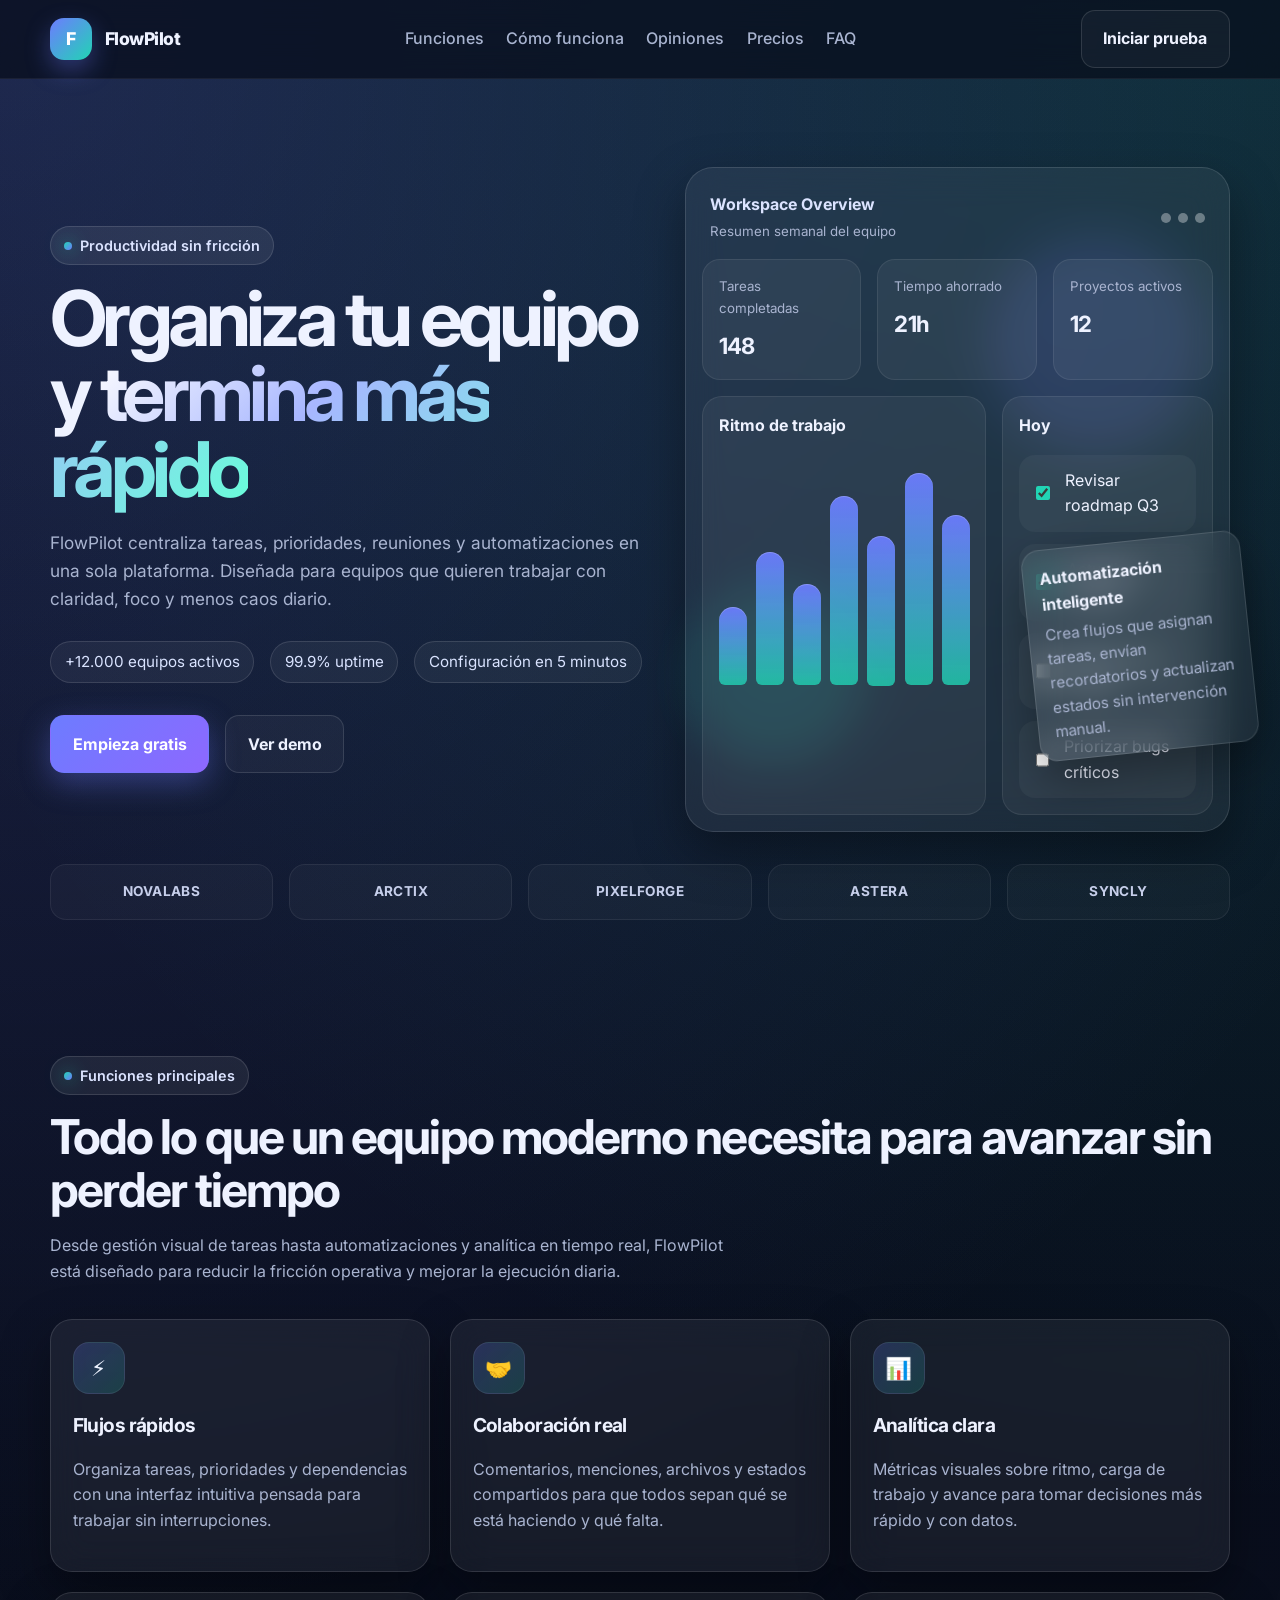
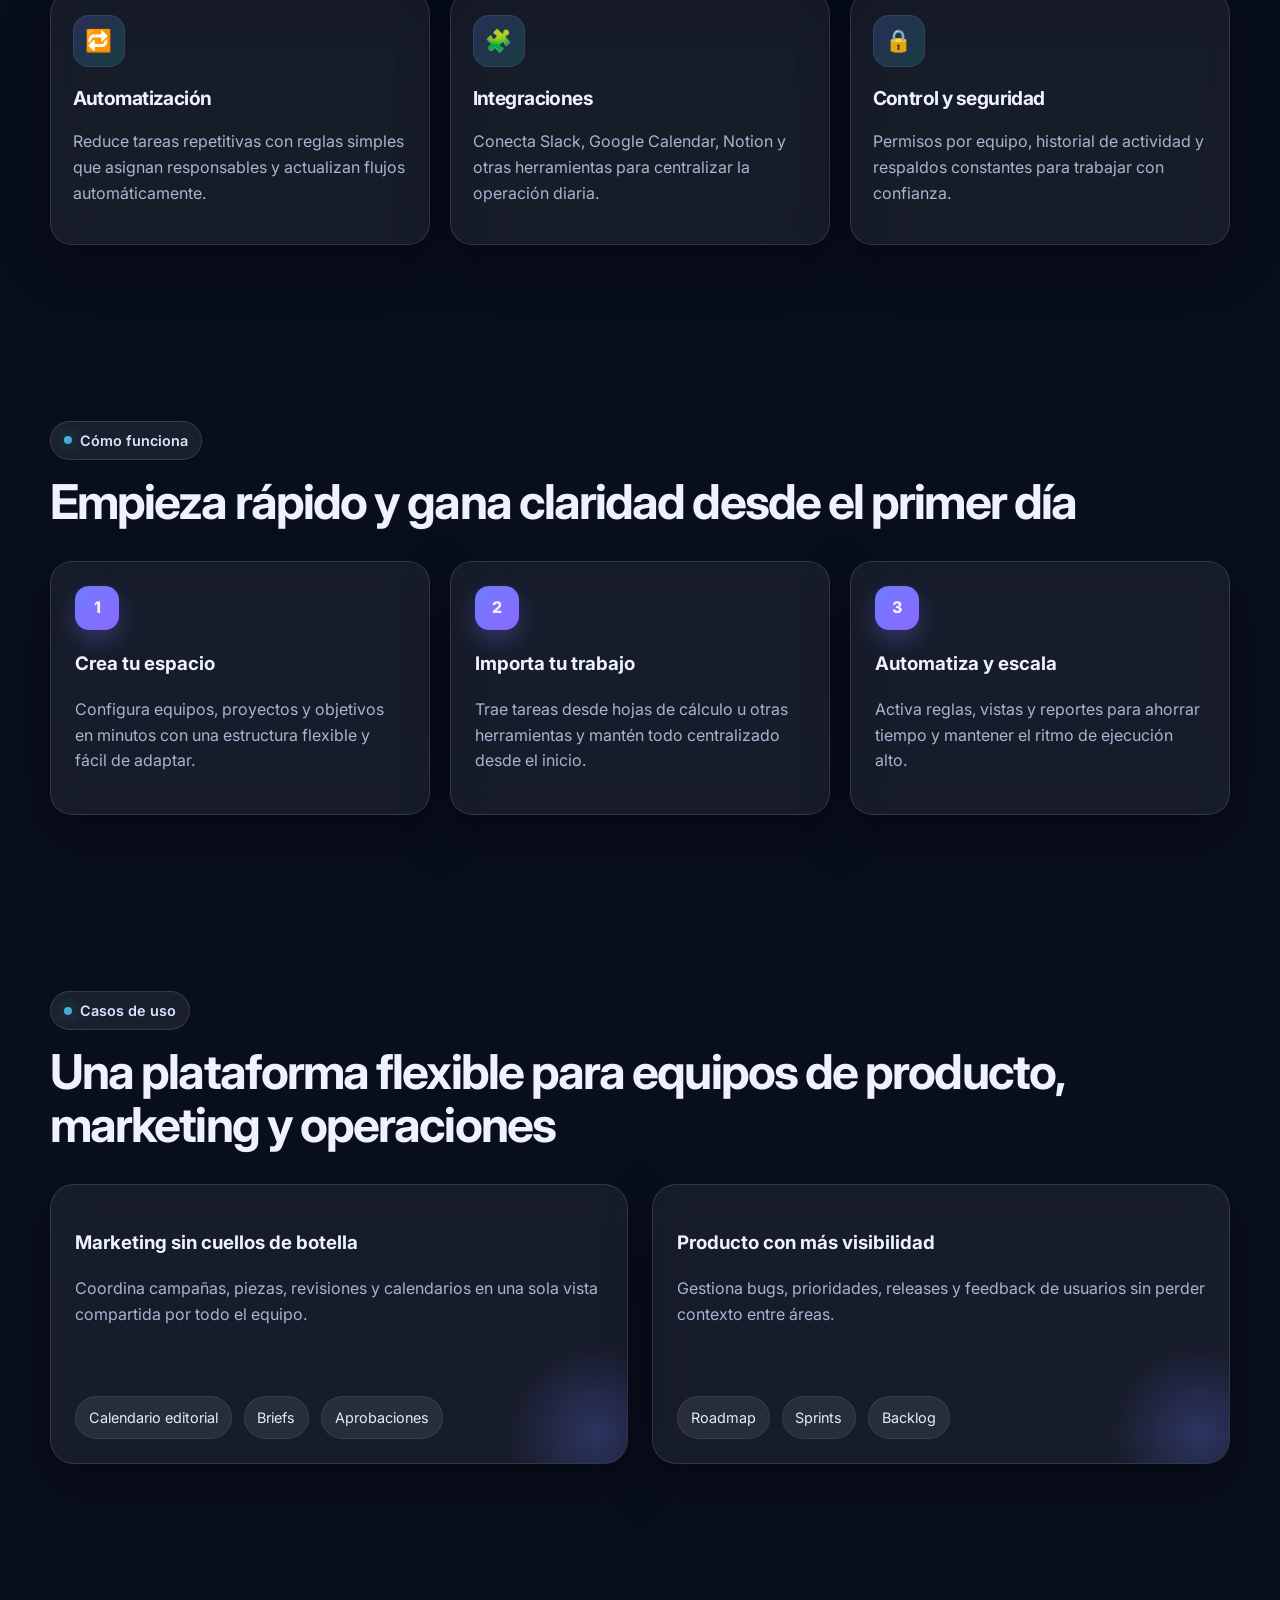
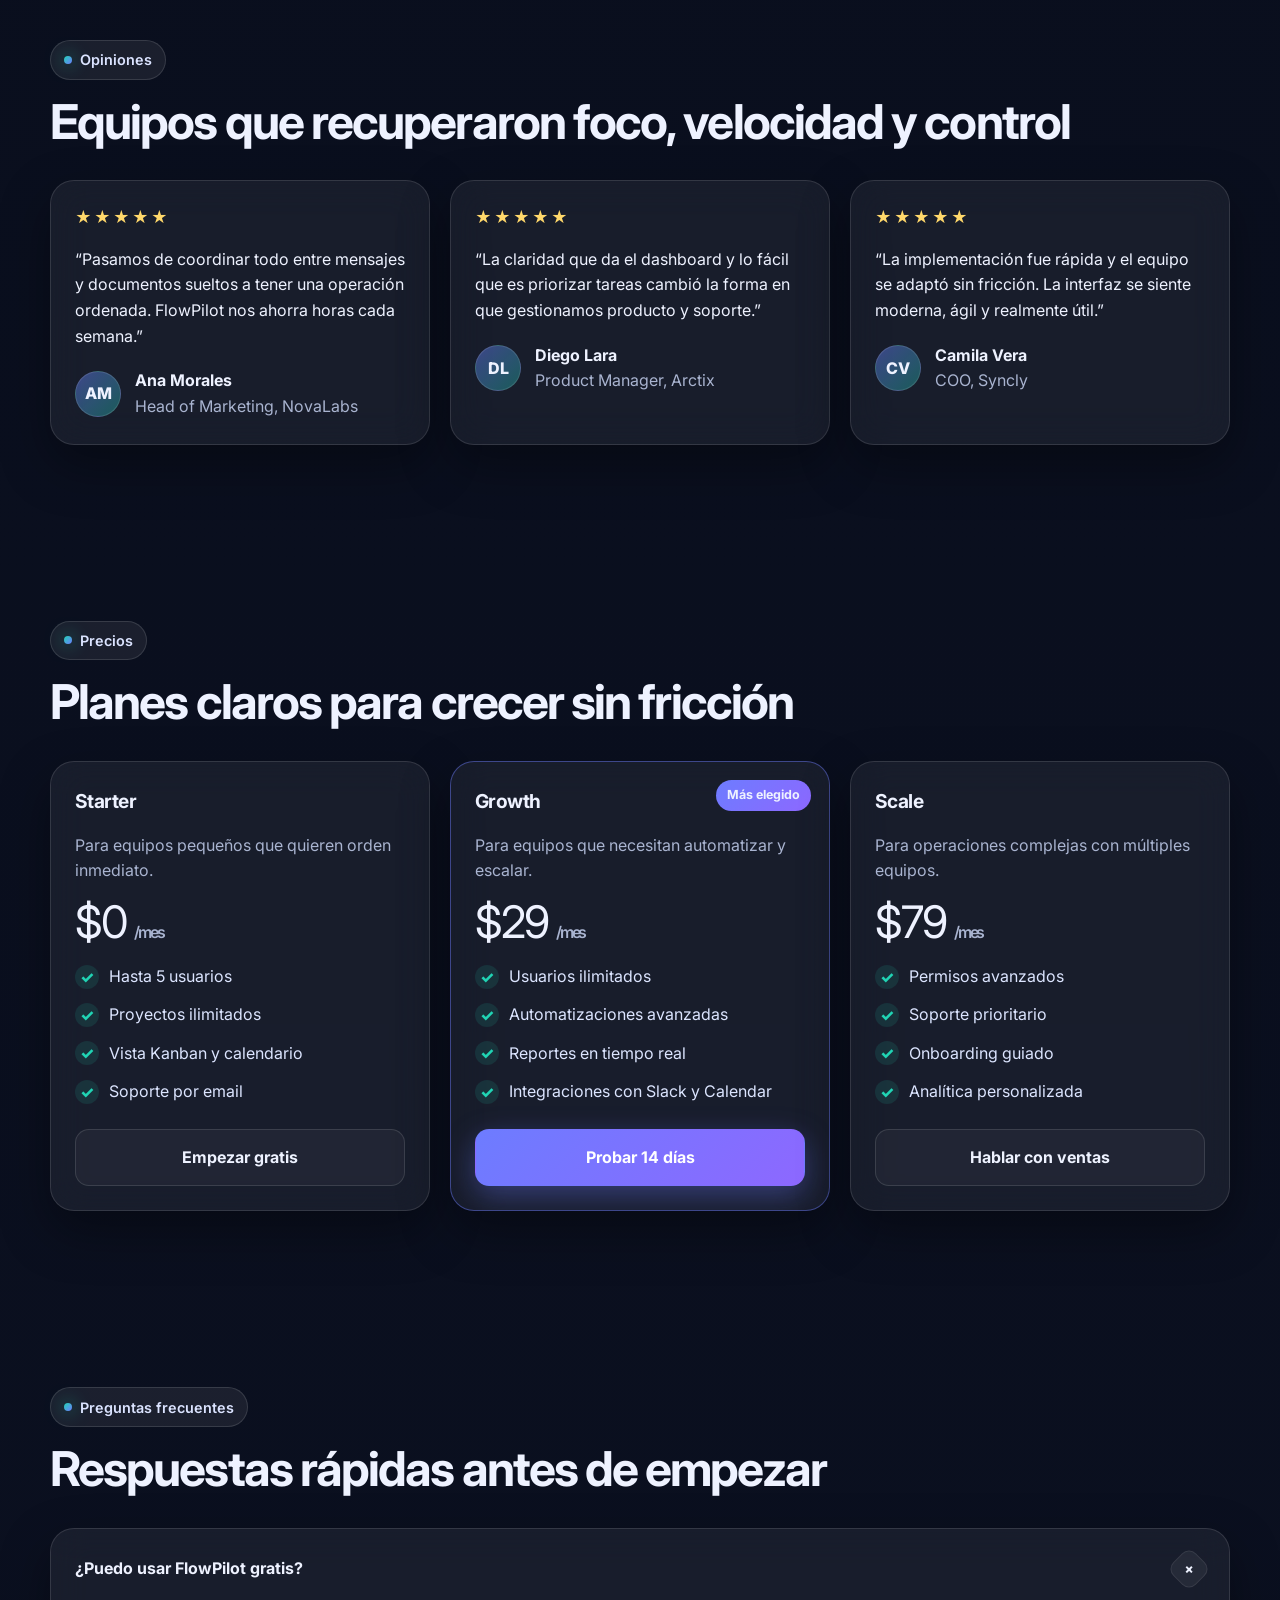
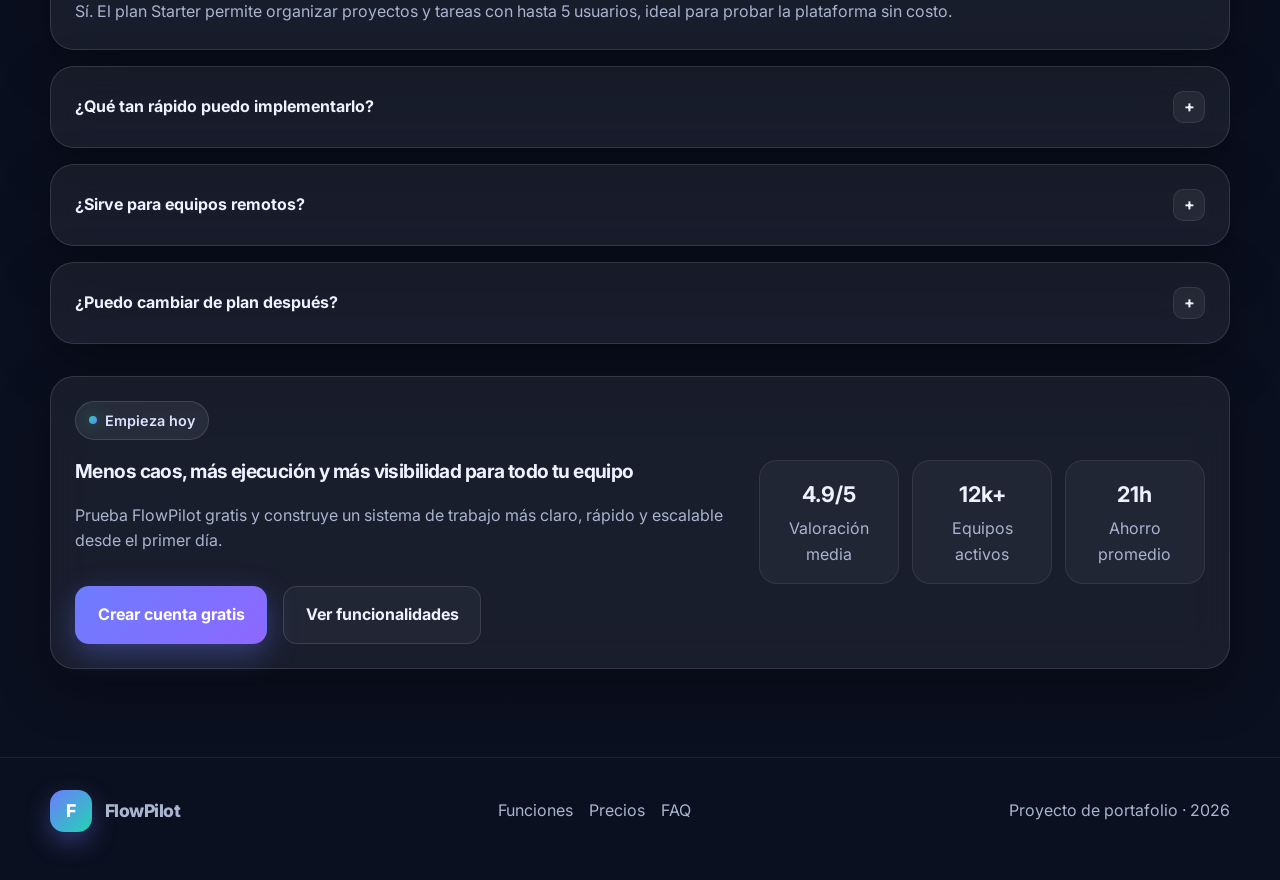
<file: index.html>
<!DOCTYPE html>
<html lang="es">
<head>
  <meta charset="UTF-8" />
  <meta name="viewport" content="width=device-width, initial-scale=1.0" />
  <title>FlowPilot | Organiza tu trabajo sin caos</title>
  <meta name="description" content="Landing page moderna para una app de productividad. Proyecto de portafolio con diseño responsive, secciones comerciales y microinteracciones." />
  <link rel="preconnect" href="https://fonts.googleapis.com">
  <link rel="preconnect" href="https://fonts.gstatic.com" crossorigin>
  <link href="https://fonts.googleapis.com/css2?family=Inter:wght@400;500;600;700;800&display=swap" rel="stylesheet">
  <link rel="stylesheet" href="css/style.css">
</head>
<body>
  <header class="site-header">
    <div class="container nav">
      <a href="#top" class="brand" aria-label="FlowPilot inicio">
        <span class="brand-mark">F</span>
        <span>FlowPilot</span>
      </a>

      <nav class="nav-links" id="navLinks">
        <a href="#features">Funciones</a>
        <a href="#how-it-works">Cómo funciona</a>
        <a href="#testimonials">Opiniones</a>
        <a href="#pricing">Precios</a>
        <a href="#faq">FAQ</a>
      </nav>

      <div style="display:flex; align-items:center; gap:0.8rem;">
        <a href="#pricing" class="btn btn-secondary nav-cta">Iniciar prueba</a>
        <button class="menu-toggle" id="menuToggle" aria-label="Abrir menú">☰</button>
      </div>
    </div>
  </header>

  <main id="top">
    <section class="hero">
      <div class="container hero-grid">
        <div class="hero-copy reveal visible">
          <div class="tag">Productividad sin fricción</div>
          <h1>
            Organiza tu equipo y <span class="gradient-text">termina más rápido</span>
          </h1>
          <p>
            FlowPilot centraliza tareas, prioridades, reuniones y automatizaciones en una sola plataforma. Diseñada para equipos que quieren trabajar con claridad, foco y menos caos diario.
          </p>

          <div class="hero-meta">
            <span>+12.000 equipos activos</span>
            <span>99.9% uptime</span>
            <span>Configuración en 5 minutos</span>
          </div>

          <div class="btn-group">
            <a href="#pricing" class="btn btn-primary">Empieza gratis</a>
            <a href="#showcase" class="btn btn-secondary">Ver demo</a>
          </div>
        </div>

        <div class="hero-visual reveal visible">
          <div class="orb one"></div>
          <div class="orb two"></div>

          <div class="dashboard-card glass">
            <div class="dashboard-top">
              <div>
                <strong>Workspace Overview</strong><br>
                <small class="muted">Resumen semanal del equipo</small>
              </div>
              <div class="dots" aria-hidden="true">
                <span></span><span></span><span></span>
              </div>
            </div>

            <div class="dashboard-body">
              <div class="stat-row">
                <div class="stat-card">
                  <small>Tareas completadas</small>
                  <strong>148</strong>
                </div>
                <div class="stat-card">
                  <small>Tiempo ahorrado</small>
                  <strong>21h</strong>
                </div>
                <div class="stat-card">
                  <small>Proyectos activos</small>
                  <strong>12</strong>
                </div>
              </div>

              <div class="dashboard-main">
                <div class="chart-card">
                  <strong>Ritmo de trabajo</strong>
                  <div class="chart-bars" aria-hidden="true">
                    <span style="height: 34%;"></span>
                    <span style="height: 58%;"></span>
                    <span style="height: 44%;"></span>
                    <span style="height: 82%;"></span>
                    <span style="height: 65%;"></span>
                    <span style="height: 92%;"></span>
                    <span style="height: 74%;"></span>
                  </div>
                </div>

                <div class="task-card">
                  <strong>Hoy</strong>
                  <div class="task-list">
                    <label class="task-item"><input type="checkbox" checked> Revisar roadmap Q3</label>
                    <label class="task-item"><input type="checkbox" checked> Actualizar landing</label>
                    <label class="task-item"><input type="checkbox"> Reunión con ventas</label>
                    <label class="task-item"><input type="checkbox"> Priorizar bugs críticos</label>
                  </div>
                </div>
              </div>
            </div>
          </div>

          <div class="floating-note glass">
            <strong>Automatización inteligente</strong>
            <p class="muted" style="margin:0; font-size:0.95rem;">
              Crea flujos que asignan tareas, envían recordatorios y actualizan estados sin intervención manual.
            </p>
          </div>
        </div>
      </div>

      <div class="container brand-strip reveal">
        <div class="brand-strip-inner">
          <div class="brand-pill">NovaLabs</div>
          <div class="brand-pill">Arctix</div>
          <div class="brand-pill">PixelForge</div>
          <div class="brand-pill">Astera</div>
          <div class="brand-pill">Syncly</div>
        </div>
      </div>
    </section>

    <section class="section" id="features">
      <div class="container">
        <div class="reveal">
          <div class="tag">Funciones principales</div>
          <h2 class="section-title">Todo lo que un equipo moderno necesita para avanzar sin perder tiempo</h2>
          <p class="section-text" style="max-width: 70ch;">
            Desde gestión visual de tareas hasta automatizaciones y analítica en tiempo real, FlowPilot está diseñado para reducir la fricción operativa y mejorar la ejecución diaria.
          </p>
        </div>

        <div class="feature-grid">
          <article class="feature-card glass reveal">
            <div class="feature-icon">⚡</div>
            <h3>Flujos rápidos</h3>
            <p class="muted">Organiza tareas, prioridades y dependencias con una interfaz intuitiva pensada para trabajar sin interrupciones.</p>
          </article>

          <article class="feature-card glass reveal">
            <div class="feature-icon">🤝</div>
            <h3>Colaboración real</h3>
            <p class="muted">Comentarios, menciones, archivos y estados compartidos para que todos sepan qué se está haciendo y qué falta.</p>
          </article>

          <article class="feature-card glass reveal">
            <div class="feature-icon">📊</div>
            <h3>Analítica clara</h3>
            <p class="muted">Métricas visuales sobre ritmo, carga de trabajo y avance para tomar decisiones más rápido y con datos.</p>
          </article>

          <article class="feature-card glass reveal">
            <div class="feature-icon">🔁</div>
            <h3>Automatización</h3>
            <p class="muted">Reduce tareas repetitivas con reglas simples que asignan responsables y actualizan flujos automáticamente.</p>
          </article>

          <article class="feature-card glass reveal">
            <div class="feature-icon">🧩</div>
            <h3>Integraciones</h3>
            <p class="muted">Conecta Slack, Google Calendar, Notion y otras herramientas para centralizar la operación diaria.</p>
          </article>

          <article class="feature-card glass reveal">
            <div class="feature-icon">🔒</div>
            <h3>Control y seguridad</h3>
            <p class="muted">Permisos por equipo, historial de actividad y respaldos constantes para trabajar con confianza.</p>
          </article>
        </div>
      </div>
    </section>

    <section class="section" id="how-it-works">
      <div class="container">
        <div class="reveal">
          <div class="tag">Cómo funciona</div>
          <h2 class="section-title">Empieza rápido y gana claridad desde el primer día</h2>
        </div>

        <div class="steps">
          <article class="step-card glass reveal">
            <div class="step-number">1</div>
            <h3>Crea tu espacio</h3>
            <p class="muted">Configura equipos, proyectos y objetivos en minutos con una estructura flexible y fácil de adaptar.</p>
          </article>

          <article class="step-card glass reveal">
            <div class="step-number">2</div>
            <h3>Importa tu trabajo</h3>
            <p class="muted">Trae tareas desde hojas de cálculo u otras herramientas y mantén todo centralizado desde el inicio.</p>
          </article>

          <article class="step-card glass reveal">
            <div class="step-number">3</div>
            <h3>Automatiza y escala</h3>
            <p class="muted">Activa reglas, vistas y reportes para ahorrar tiempo y mantener el ritmo de ejecución alto.</p>
          </article>
        </div>
      </div>
    </section>

    <section class="section" id="showcase">
      <div class="container">
        <div class="reveal">
          <div class="tag">Casos de uso</div>
          <h2 class="section-title">Una plataforma flexible para equipos de producto, marketing y operaciones</h2>
        </div>

        <div class="showcase">
          <article class="showcase-card glass reveal">
            <div>
              <h3>Marketing sin cuellos de botella</h3>
              <p class="muted">Coordina campañas, piezas, revisiones y calendarios en una sola vista compartida por todo el equipo.</p>
            </div>
            <div class="showcase-bubbles">
              <span>Calendario editorial</span>
              <span>Briefs</span>
              <span>Aprobaciones</span>
            </div>
          </article>

          <article class="showcase-card glass reveal">
            <div>
              <h3>Producto con más visibilidad</h3>
              <p class="muted">Gestiona bugs, prioridades, releases y feedback de usuarios sin perder contexto entre áreas.</p>
            </div>
            <div class="showcase-bubbles">
              <span>Roadmap</span>
              <span>Sprints</span>
              <span>Backlog</span>
            </div>
          </article>
        </div>
      </div>
    </section>

    <section class="section" id="testimonials">
      <div class="container">
        <div class="reveal">
          <div class="tag">Opiniones</div>
          <h2 class="section-title">Equipos que recuperaron foco, velocidad y control</h2>
        </div>

        <div class="testimonials-grid">
          <article class="testimonial-card glass reveal">
            <div class="stars">★★★★★</div>
            <p>“Pasamos de coordinar todo entre mensajes y documentos sueltos a tener una operación ordenada. FlowPilot nos ahorra horas cada semana.”</p>
            <div class="person">
              <div class="avatar">AM</div>
              <div>
                <strong>Ana Morales</strong><br>
                <span class="muted">Head of Marketing, NovaLabs</span>
              </div>
            </div>
          </article>

          <article class="testimonial-card glass reveal">
            <div class="stars">★★★★★</div>
            <p>“La claridad que da el dashboard y lo fácil que es priorizar tareas cambió la forma en que gestionamos producto y soporte.”</p>
            <div class="person">
              <div class="avatar">DL</div>
              <div>
                <strong>Diego Lara</strong><br>
                <span class="muted">Product Manager, Arctix</span>
              </div>
            </div>
          </article>

          <article class="testimonial-card glass reveal">
            <div class="stars">★★★★★</div>
            <p>“La implementación fue rápida y el equipo se adaptó sin fricción. La interfaz se siente moderna, ágil y realmente útil.”</p>
            <div class="person">
              <div class="avatar">CV</div>
              <div>
                <strong>Camila Vera</strong><br>
                <span class="muted">COO, Syncly</span>
              </div>
            </div>
          </article>
        </div>
      </div>
    </section>

    <section class="section" id="pricing">
      <div class="container">
        <div class="reveal">
          <div class="tag">Precios</div>
          <h2 class="section-title">Planes claros para crecer sin fricción</h2>
        </div>

        <div class="pricing-grid">
          <article class="price-card glass reveal">
            <h3>Starter</h3>
            <p class="muted">Para equipos pequeños que quieren orden inmediato.</p>
            <div class="price">$0 <span>/mes</span></div>
            <ul class="price-list">
              <li>Hasta 5 usuarios</li>
              <li>Proyectos ilimitados</li>
              <li>Vista Kanban y calendario</li>
              <li>Soporte por email</li>
            </ul>
            <a href="#" class="btn btn-secondary" style="width:100%;">Empezar gratis</a>
          </article>

          <article class="price-card glass popular reveal">
            <span class="popular-badge">Más elegido</span>
            <h3>Growth</h3>
            <p class="muted">Para equipos que necesitan automatizar y escalar.</p>
            <div class="price">$29 <span>/mes</span></div>
            <ul class="price-list">
              <li>Usuarios ilimitados</li>
              <li>Automatizaciones avanzadas</li>
              <li>Reportes en tiempo real</li>
              <li>Integraciones con Slack y Calendar</li>
            </ul>
            <a href="#" class="btn btn-primary" style="width:100%;">Probar 14 días</a>
          </article>

          <article class="price-card glass reveal">
            <h3>Scale</h3>
            <p class="muted">Para operaciones complejas con múltiples equipos.</p>
            <div class="price">$79 <span>/mes</span></div>
            <ul class="price-list">
              <li>Permisos avanzados</li>
              <li>Soporte prioritario</li>
              <li>Onboarding guiado</li>
              <li>Analítica personalizada</li>
            </ul>
            <a href="#" class="btn btn-secondary" style="width:100%;">Hablar con ventas</a>
          </article>
        </div>
      </div>
    </section>

    <section class="section" id="faq">
      <div class="container">
        <div class="reveal">
          <div class="tag">Preguntas frecuentes</div>
          <h2 class="section-title">Respuestas rápidas antes de empezar</h2>
        </div>

        <div class="faq-grid">
          <article class="faq-item glass reveal active">
            <button type="button">
              ¿Puedo usar FlowPilot gratis?
              <span class="faq-plus">+</span>
            </button>
            <div class="faq-answer">
              Sí. El plan Starter permite organizar proyectos y tareas con hasta 5 usuarios, ideal para probar la plataforma sin costo.
            </div>
          </article>

          <article class="faq-item glass reveal">
            <button type="button">
              ¿Qué tan rápido puedo implementarlo?
              <span class="faq-plus">+</span>
            </button>
            <div class="faq-answer">
              La mayoría de los equipos configuran su espacio inicial en menos de 15 minutos. También puedes importar tareas existentes para acelerar el proceso.
            </div>
          </article>

          <article class="faq-item glass reveal">
            <button type="button">
              ¿Sirve para equipos remotos?
              <span class="faq-plus">+</span>
            </button>
            <div class="faq-answer">
              Sí. Está pensada para colaborar desde cualquier lugar con comentarios, archivos, vistas compartidas y reportes centralizados.
            </div>
          </article>

          <article class="faq-item glass reveal">
            <button type="button">
              ¿Puedo cambiar de plan después?
              <span class="faq-plus">+</span>
            </button>
            <div class="faq-answer">
              Claro. Puedes escalar o bajar de plan cuando quieras según el tamaño y las necesidades de tu equipo.
            </div>
          </article>
        </div>

        <div class="cta-box glass reveal">
          <div>
            <div class="tag">Empieza hoy</div>
            <h2>Menos caos, más ejecución y más visibilidad para todo tu equipo</h2>
            <p class="muted">Prueba FlowPilot gratis y construye un sistema de trabajo más claro, rápido y escalable desde el primer día.</p>
            <div class="btn-group">
              <a href="#" class="btn btn-primary">Crear cuenta gratis</a>
              <a href="#features" class="btn btn-secondary">Ver funcionalidades</a>
            </div>
          </div>

          <div class="cta-stats">
            <div class="cta-stat">
              <strong>4.9/5</strong>
              <span class="muted">Valoración media</span>
            </div>
            <div class="cta-stat">
              <strong>12k+</strong>
              <span class="muted">Equipos activos</span>
            </div>
            <div class="cta-stat">
              <strong>21h</strong>
              <span class="muted">Ahorro promedio</span>
            </div>
          </div>
        </div>
      </div>
    </section>
  </main>

  <footer class="site-footer">
    <div class="container footer-inner">
      <div class="brand">
        <span class="brand-mark">F</span>
        <span>FlowPilot</span>
      </div>

      <div class="footer-links">
        <a href="#features">Funciones</a>
        <a href="#pricing">Precios</a>
        <a href="#faq">FAQ</a>
      </div>

      <div>Proyecto de portafolio · 2026</div>
    </div>
  </footer>

  <script src="js/script.js"></script>
</body>
</html>
</file>
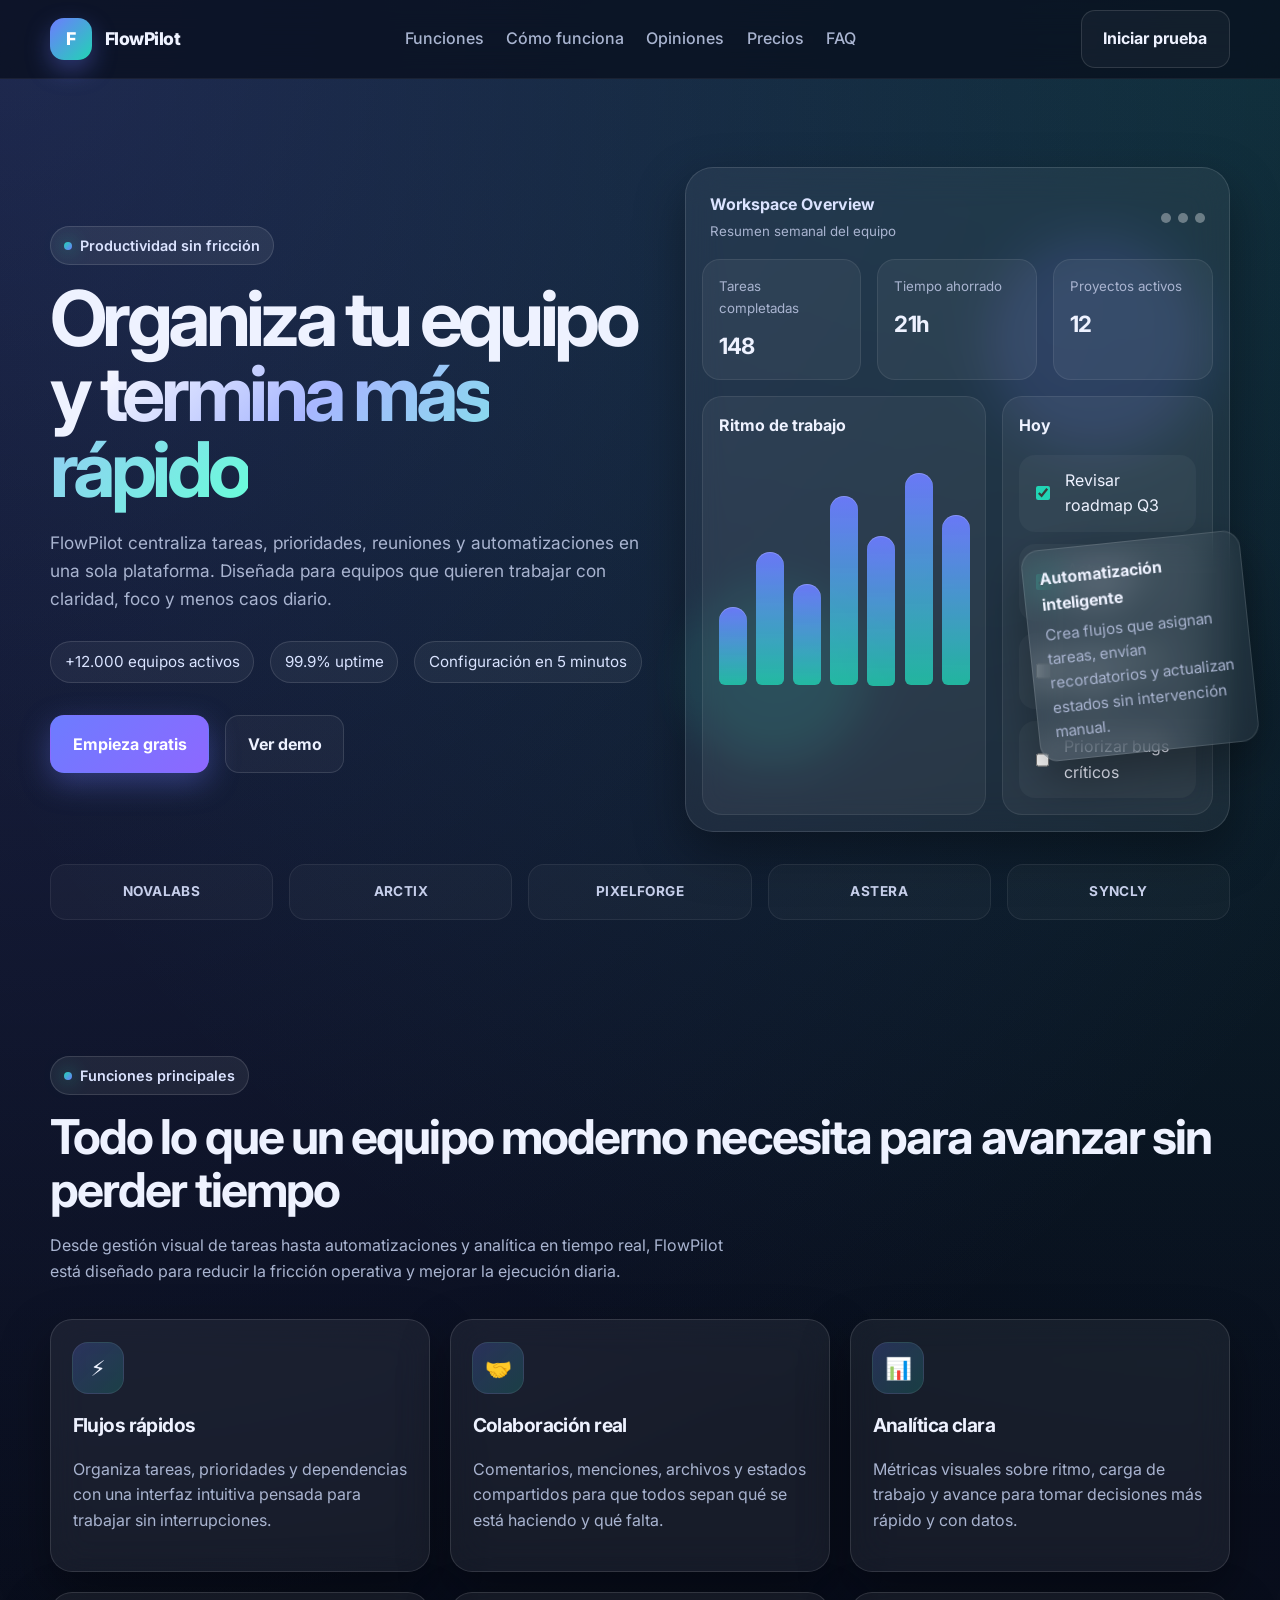
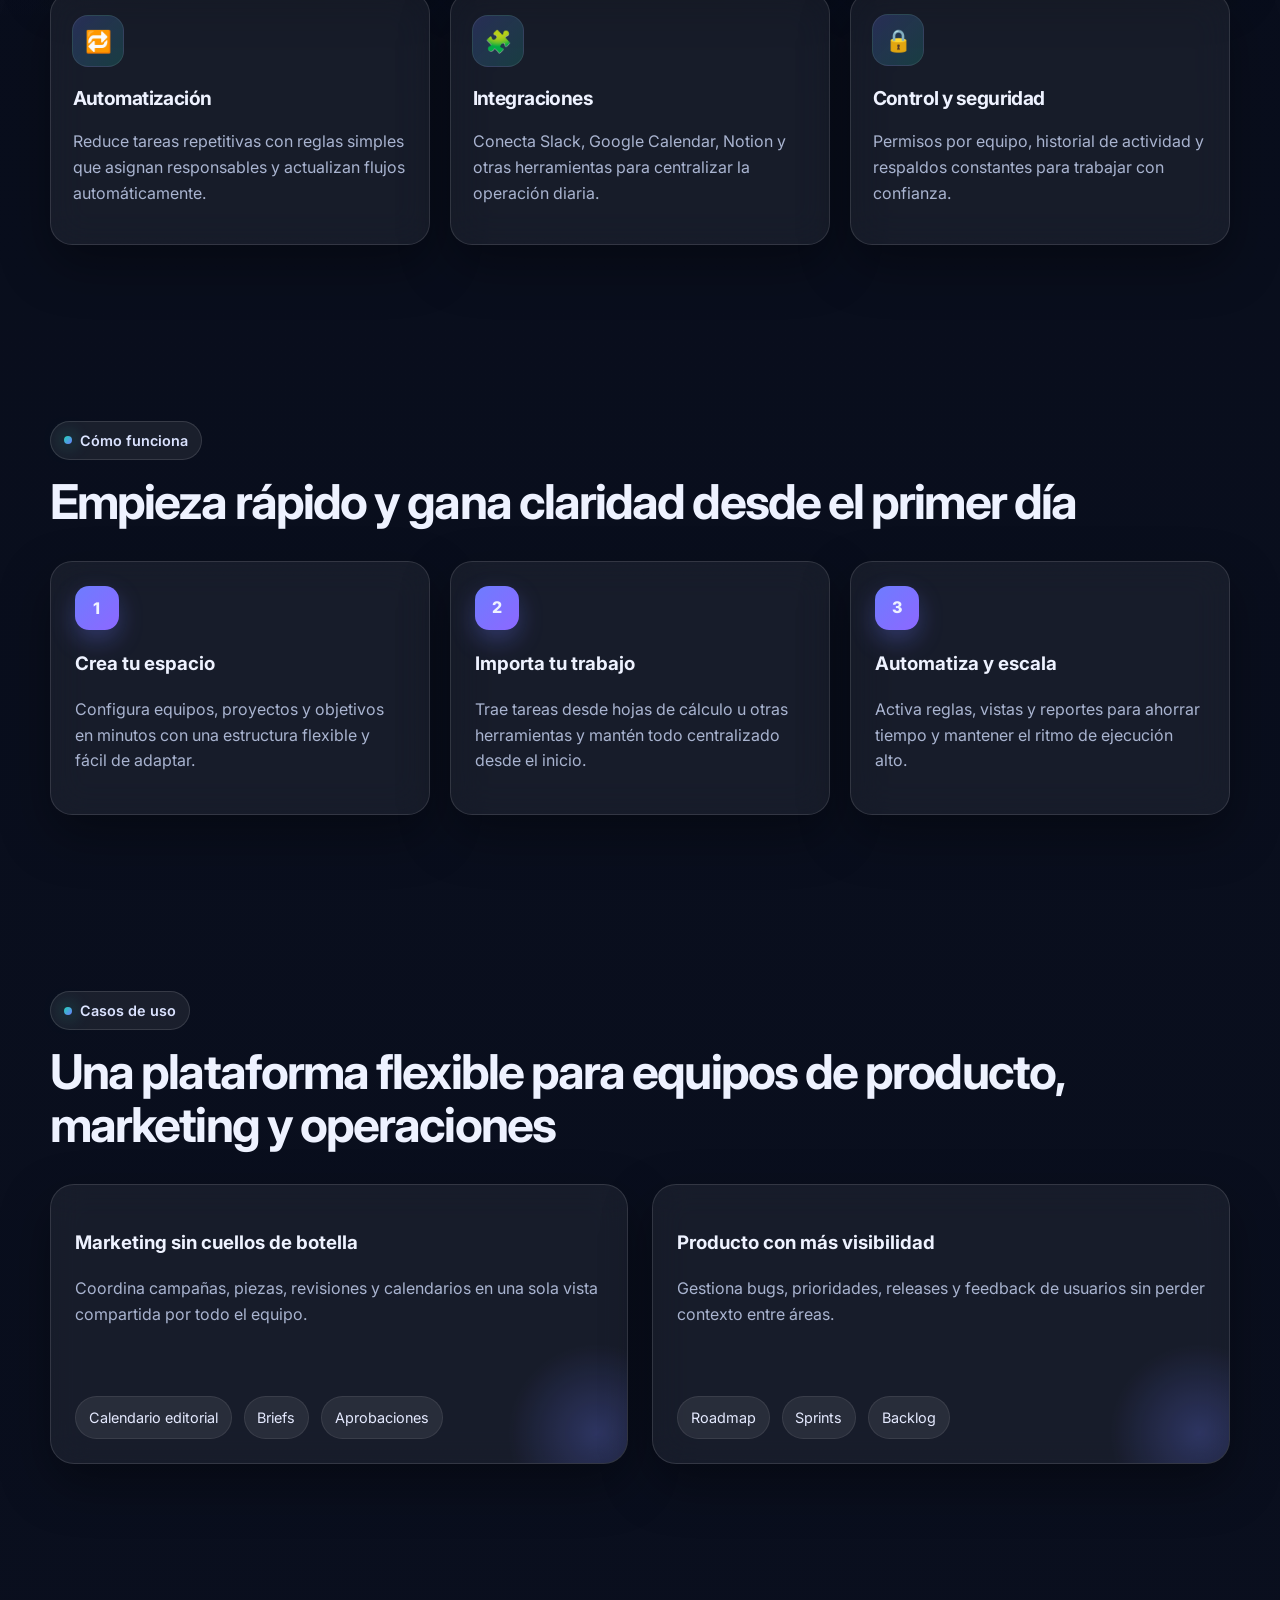
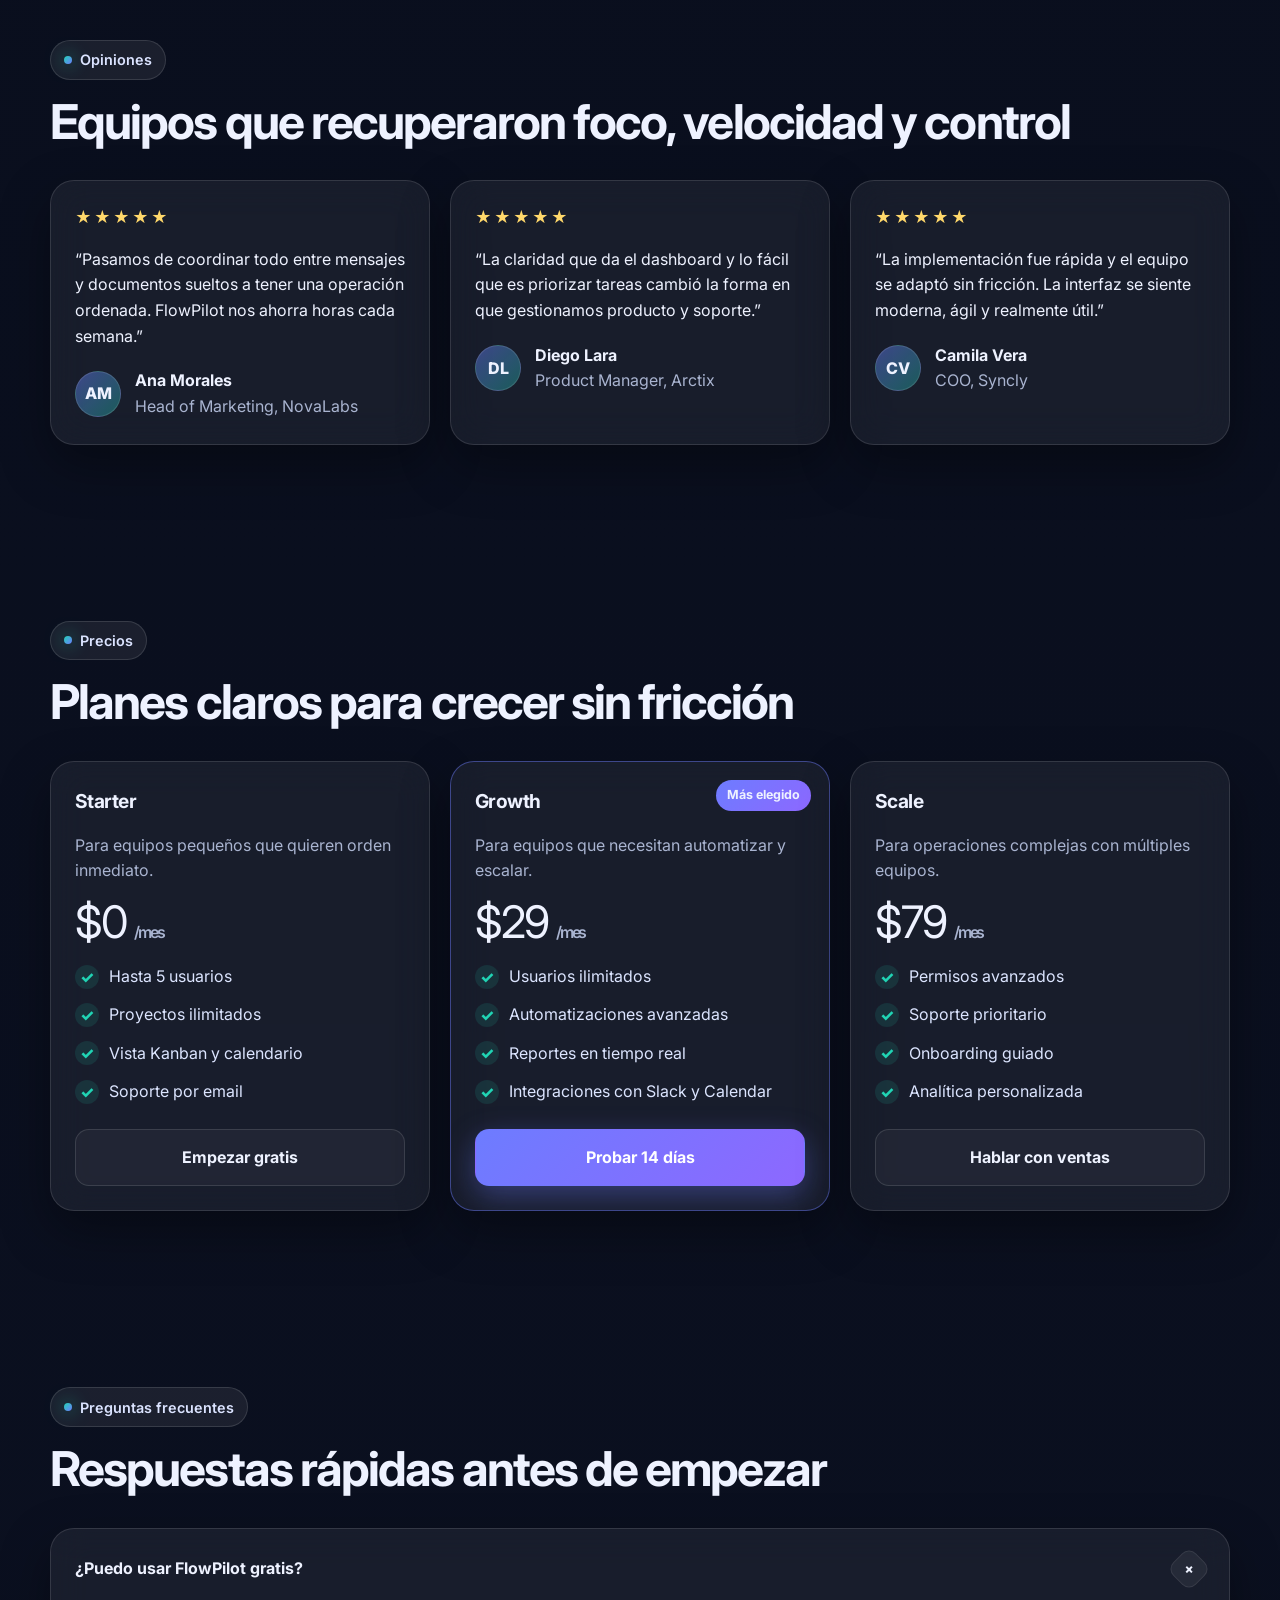
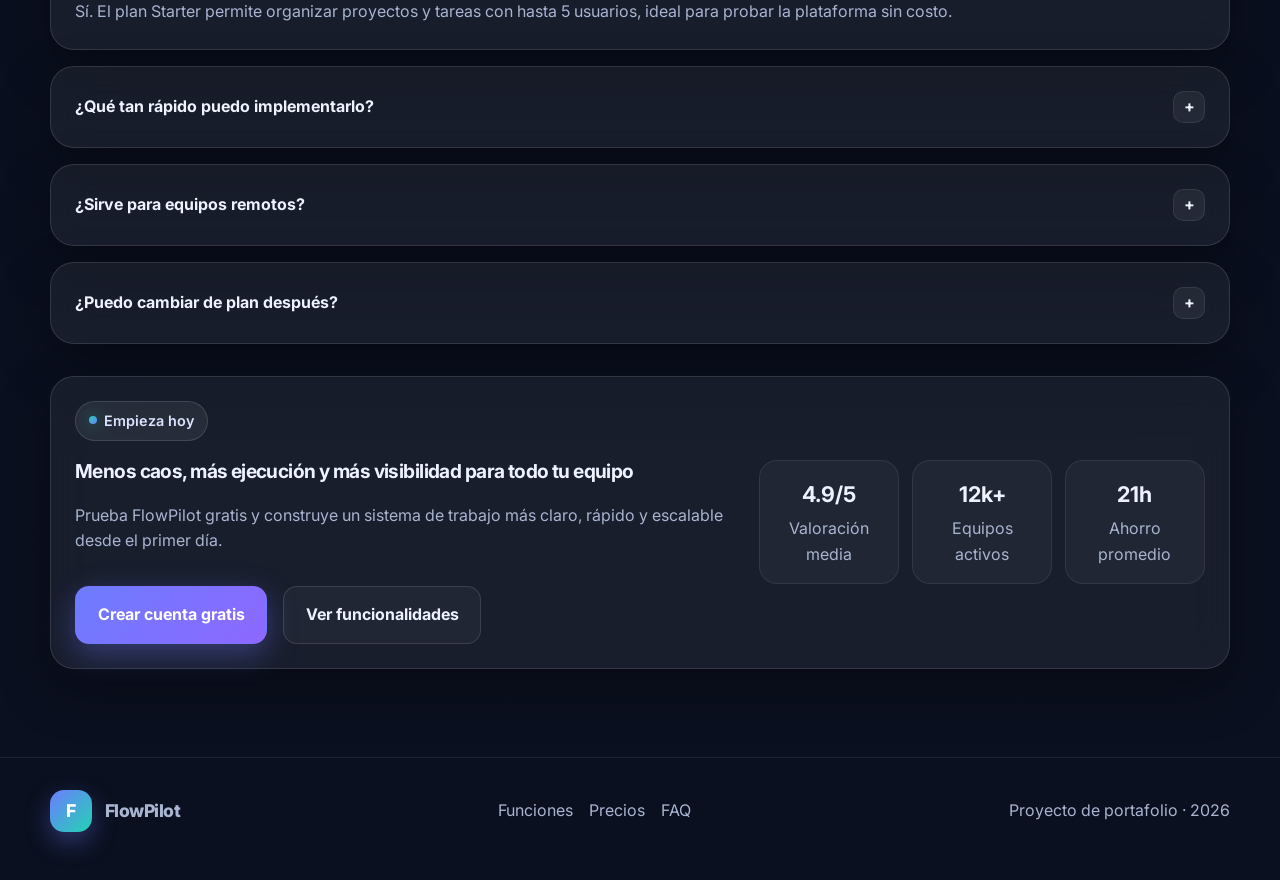
<file: landing_page.html>
<!DOCTYPE html>
<html lang="es">
<head>
  <meta charset="UTF-8" />
  <meta name="viewport" content="width=device-width, initial-scale=1.0" />
  <title>FlowPilot | Organiza tu trabajo sin caos</title>
  <meta name="description" content="Landing page moderna para una app de productividad. Proyecto de portafolio con diseño responsive, secciones comerciales y microinteracciones." />
  <link rel="preconnect" href="https://fonts.googleapis.com">
  <link rel="preconnect" href="https://fonts.gstatic.com" crossorigin>
  <link href="https://fonts.googleapis.com/css2?family=Inter:wght@400;500;600;700;800&display=swap" rel="stylesheet">
  <link rel="stylesheet" href="/css/style.css">
</head>
<body>
  <header class="site-header">
    <div class="container nav">
      <a href="#top" class="brand" aria-label="FlowPilot inicio">
        <span class="brand-mark">F</span>
        <span>FlowPilot</span>
      </a>

      <nav class="nav-links" id="navLinks">
        <a href="#features">Funciones</a>
        <a href="#how-it-works">Cómo funciona</a>
        <a href="#testimonials">Opiniones</a>
        <a href="#pricing">Precios</a>
        <a href="#faq">FAQ</a>
      </nav>

      <div style="display:flex; align-items:center; gap:0.8rem;">
        <a href="#pricing" class="btn btn-secondary nav-cta">Iniciar prueba</a>
        <button class="menu-toggle" id="menuToggle" aria-label="Abrir menú">☰</button>
      </div>
    </div>
  </header>

  <main id="top">
    <section class="hero">
      <div class="container hero-grid">
        <div class="hero-copy reveal visible">
          <div class="tag">Productividad sin fricción</div>
          <h1>
            Organiza tu equipo y <span class="gradient-text">termina más rápido</span>
          </h1>
          <p>
            FlowPilot centraliza tareas, prioridades, reuniones y automatizaciones en una sola plataforma. Diseñada para equipos que quieren trabajar con claridad, foco y menos caos diario.
          </p>

          <div class="hero-meta">
            <span>+12.000 equipos activos</span>
            <span>99.9% uptime</span>
            <span>Configuración en 5 minutos</span>
          </div>

          <div class="btn-group">
            <a href="#pricing" class="btn btn-primary">Empieza gratis</a>
            <a href="#showcase" class="btn btn-secondary">Ver demo</a>
          </div>
        </div>

        <div class="hero-visual reveal visible">
          <div class="orb one"></div>
          <div class="orb two"></div>

          <div class="dashboard-card glass">
            <div class="dashboard-top">
              <div>
                <strong>Workspace Overview</strong><br>
                <small class="muted">Resumen semanal del equipo</small>
              </div>
              <div class="dots" aria-hidden="true">
                <span></span><span></span><span></span>
              </div>
            </div>

            <div class="dashboard-body">
              <div class="stat-row">
                <div class="stat-card">
                  <small>Tareas completadas</small>
                  <strong>148</strong>
                </div>
                <div class="stat-card">
                  <small>Tiempo ahorrado</small>
                  <strong>21h</strong>
                </div>
                <div class="stat-card">
                  <small>Proyectos activos</small>
                  <strong>12</strong>
                </div>
              </div>

              <div class="dashboard-main">
                <div class="chart-card">
                  <strong>Ritmo de trabajo</strong>
                  <div class="chart-bars" aria-hidden="true">
                    <span style="height: 34%;"></span>
                    <span style="height: 58%;"></span>
                    <span style="height: 44%;"></span>
                    <span style="height: 82%;"></span>
                    <span style="height: 65%;"></span>
                    <span style="height: 92%;"></span>
                    <span style="height: 74%;"></span>
                  </div>
                </div>

                <div class="task-card">
                  <strong>Hoy</strong>
                  <div class="task-list">
                    <label class="task-item"><input type="checkbox" checked> Revisar roadmap Q3</label>
                    <label class="task-item"><input type="checkbox" checked> Actualizar landing</label>
                    <label class="task-item"><input type="checkbox"> Reunión con ventas</label>
                    <label class="task-item"><input type="checkbox"> Priorizar bugs críticos</label>
                  </div>
                </div>
              </div>
            </div>
          </div>

          <div class="floating-note glass">
            <strong>Automatización inteligente</strong>
            <p class="muted" style="margin:0; font-size:0.95rem;">
              Crea flujos que asignan tareas, envían recordatorios y actualizan estados sin intervención manual.
            </p>
          </div>
        </div>
      </div>

      <div class="container brand-strip reveal">
        <div class="brand-strip-inner">
          <div class="brand-pill">NovaLabs</div>
          <div class="brand-pill">Arctix</div>
          <div class="brand-pill">PixelForge</div>
          <div class="brand-pill">Astera</div>
          <div class="brand-pill">Syncly</div>
        </div>
      </div>
    </section>

    <section class="section" id="features">
      <div class="container">
        <div class="reveal">
          <div class="tag">Funciones principales</div>
          <h2 class="section-title">Todo lo que un equipo moderno necesita para avanzar sin perder tiempo</h2>
          <p class="section-text" style="max-width: 70ch;">
            Desde gestión visual de tareas hasta automatizaciones y analítica en tiempo real, FlowPilot está diseñado para reducir la fricción operativa y mejorar la ejecución diaria.
          </p>
        </div>

        <div class="feature-grid">
          <article class="feature-card glass reveal">
            <div class="feature-icon">⚡</div>
            <h3>Flujos rápidos</h3>
            <p class="muted">Organiza tareas, prioridades y dependencias con una interfaz intuitiva pensada para trabajar sin interrupciones.</p>
          </article>

          <article class="feature-card glass reveal">
            <div class="feature-icon">🤝</div>
            <h3>Colaboración real</h3>
            <p class="muted">Comentarios, menciones, archivos y estados compartidos para que todos sepan qué se está haciendo y qué falta.</p>
          </article>

          <article class="feature-card glass reveal">
            <div class="feature-icon">📊</div>
            <h3>Analítica clara</h3>
            <p class="muted">Métricas visuales sobre ritmo, carga de trabajo y avance para tomar decisiones más rápido y con datos.</p>
          </article>

          <article class="feature-card glass reveal">
            <div class="feature-icon">🔁</div>
            <h3>Automatización</h3>
            <p class="muted">Reduce tareas repetitivas con reglas simples que asignan responsables y actualizan flujos automáticamente.</p>
          </article>

          <article class="feature-card glass reveal">
            <div class="feature-icon">🧩</div>
            <h3>Integraciones</h3>
            <p class="muted">Conecta Slack, Google Calendar, Notion y otras herramientas para centralizar la operación diaria.</p>
          </article>

          <article class="feature-card glass reveal">
            <div class="feature-icon">🔒</div>
            <h3>Control y seguridad</h3>
            <p class="muted">Permisos por equipo, historial de actividad y respaldos constantes para trabajar con confianza.</p>
          </article>
        </div>
      </div>
    </section>

    <section class="section" id="how-it-works">
      <div class="container">
        <div class="reveal">
          <div class="tag">Cómo funciona</div>
          <h2 class="section-title">Empieza rápido y gana claridad desde el primer día</h2>
        </div>

        <div class="steps">
          <article class="step-card glass reveal">
            <div class="step-number">1</div>
            <h3>Crea tu espacio</h3>
            <p class="muted">Configura equipos, proyectos y objetivos en minutos con una estructura flexible y fácil de adaptar.</p>
          </article>

          <article class="step-card glass reveal">
            <div class="step-number">2</div>
            <h3>Importa tu trabajo</h3>
            <p class="muted">Trae tareas desde hojas de cálculo u otras herramientas y mantén todo centralizado desde el inicio.</p>
          </article>

          <article class="step-card glass reveal">
            <div class="step-number">3</div>
            <h3>Automatiza y escala</h3>
            <p class="muted">Activa reglas, vistas y reportes para ahorrar tiempo y mantener el ritmo de ejecución alto.</p>
          </article>
        </div>
      </div>
    </section>

    <section class="section" id="showcase">
      <div class="container">
        <div class="reveal">
          <div class="tag">Casos de uso</div>
          <h2 class="section-title">Una plataforma flexible para equipos de producto, marketing y operaciones</h2>
        </div>

        <div class="showcase">
          <article class="showcase-card glass reveal">
            <div>
              <h3>Marketing sin cuellos de botella</h3>
              <p class="muted">Coordina campañas, piezas, revisiones y calendarios en una sola vista compartida por todo el equipo.</p>
            </div>
            <div class="showcase-bubbles">
              <span>Calendario editorial</span>
              <span>Briefs</span>
              <span>Aprobaciones</span>
            </div>
          </article>

          <article class="showcase-card glass reveal">
            <div>
              <h3>Producto con más visibilidad</h3>
              <p class="muted">Gestiona bugs, prioridades, releases y feedback de usuarios sin perder contexto entre áreas.</p>
            </div>
            <div class="showcase-bubbles">
              <span>Roadmap</span>
              <span>Sprints</span>
              <span>Backlog</span>
            </div>
          </article>
        </div>
      </div>
    </section>

    <section class="section" id="testimonials">
      <div class="container">
        <div class="reveal">
          <div class="tag">Opiniones</div>
          <h2 class="section-title">Equipos que recuperaron foco, velocidad y control</h2>
        </div>

        <div class="testimonials-grid">
          <article class="testimonial-card glass reveal">
            <div class="stars">★★★★★</div>
            <p>“Pasamos de coordinar todo entre mensajes y documentos sueltos a tener una operación ordenada. FlowPilot nos ahorra horas cada semana.”</p>
            <div class="person">
              <div class="avatar">AM</div>
              <div>
                <strong>Ana Morales</strong><br>
                <span class="muted">Head of Marketing, NovaLabs</span>
              </div>
            </div>
          </article>

          <article class="testimonial-card glass reveal">
            <div class="stars">★★★★★</div>
            <p>“La claridad que da el dashboard y lo fácil que es priorizar tareas cambió la forma en que gestionamos producto y soporte.”</p>
            <div class="person">
              <div class="avatar">DL</div>
              <div>
                <strong>Diego Lara</strong><br>
                <span class="muted">Product Manager, Arctix</span>
              </div>
            </div>
          </article>

          <article class="testimonial-card glass reveal">
            <div class="stars">★★★★★</div>
            <p>“La implementación fue rápida y el equipo se adaptó sin fricción. La interfaz se siente moderna, ágil y realmente útil.”</p>
            <div class="person">
              <div class="avatar">CV</div>
              <div>
                <strong>Camila Vera</strong><br>
                <span class="muted">COO, Syncly</span>
              </div>
            </div>
          </article>
        </div>
      </div>
    </section>

    <section class="section" id="pricing">
      <div class="container">
        <div class="reveal">
          <div class="tag">Precios</div>
          <h2 class="section-title">Planes claros para crecer sin fricción</h2>
        </div>

        <div class="pricing-grid">
          <article class="price-card glass reveal">
            <h3>Starter</h3>
            <p class="muted">Para equipos pequeños que quieren orden inmediato.</p>
            <div class="price">$0 <span>/mes</span></div>
            <ul class="price-list">
              <li>Hasta 5 usuarios</li>
              <li>Proyectos ilimitados</li>
              <li>Vista Kanban y calendario</li>
              <li>Soporte por email</li>
            </ul>
            <a href="#" class="btn btn-secondary" style="width:100%;">Empezar gratis</a>
          </article>

          <article class="price-card glass popular reveal">
            <span class="popular-badge">Más elegido</span>
            <h3>Growth</h3>
            <p class="muted">Para equipos que necesitan automatizar y escalar.</p>
            <div class="price">$29 <span>/mes</span></div>
            <ul class="price-list">
              <li>Usuarios ilimitados</li>
              <li>Automatizaciones avanzadas</li>
              <li>Reportes en tiempo real</li>
              <li>Integraciones con Slack y Calendar</li>
            </ul>
            <a href="#" class="btn btn-primary" style="width:100%;">Probar 14 días</a>
          </article>

          <article class="price-card glass reveal">
            <h3>Scale</h3>
            <p class="muted">Para operaciones complejas con múltiples equipos.</p>
            <div class="price">$79 <span>/mes</span></div>
            <ul class="price-list">
              <li>Permisos avanzados</li>
              <li>Soporte prioritario</li>
              <li>Onboarding guiado</li>
              <li>Analítica personalizada</li>
            </ul>
            <a href="#" class="btn btn-secondary" style="width:100%;">Hablar con ventas</a>
          </article>
        </div>
      </div>
    </section>

    <section class="section" id="faq">
      <div class="container">
        <div class="reveal">
          <div class="tag">Preguntas frecuentes</div>
          <h2 class="section-title">Respuestas rápidas antes de empezar</h2>
        </div>

        <div class="faq-grid">
          <article class="faq-item glass reveal active">
            <button type="button">
              ¿Puedo usar FlowPilot gratis?
              <span class="faq-plus">+</span>
            </button>
            <div class="faq-answer">
              Sí. El plan Starter permite organizar proyectos y tareas con hasta 5 usuarios, ideal para probar la plataforma sin costo.
            </div>
          </article>

          <article class="faq-item glass reveal">
            <button type="button">
              ¿Qué tan rápido puedo implementarlo?
              <span class="faq-plus">+</span>
            </button>
            <div class="faq-answer">
              La mayoría de los equipos configuran su espacio inicial en menos de 15 minutos. También puedes importar tareas existentes para acelerar el proceso.
            </div>
          </article>

          <article class="faq-item glass reveal">
            <button type="button">
              ¿Sirve para equipos remotos?
              <span class="faq-plus">+</span>
            </button>
            <div class="faq-answer">
              Sí. Está pensada para colaborar desde cualquier lugar con comentarios, archivos, vistas compartidas y reportes centralizados.
            </div>
          </article>

          <article class="faq-item glass reveal">
            <button type="button">
              ¿Puedo cambiar de plan después?
              <span class="faq-plus">+</span>
            </button>
            <div class="faq-answer">
              Claro. Puedes escalar o bajar de plan cuando quieras según el tamaño y las necesidades de tu equipo.
            </div>
          </article>
        </div>

        <div class="cta-box glass reveal">
          <div>
            <div class="tag">Empieza hoy</div>
            <h2>Menos caos, más ejecución y más visibilidad para todo tu equipo</h2>
            <p class="muted">Prueba FlowPilot gratis y construye un sistema de trabajo más claro, rápido y escalable desde el primer día.</p>
            <div class="btn-group">
              <a href="#" class="btn btn-primary">Crear cuenta gratis</a>
              <a href="#features" class="btn btn-secondary">Ver funcionalidades</a>
            </div>
          </div>

          <div class="cta-stats">
            <div class="cta-stat">
              <strong>4.9/5</strong>
              <span class="muted">Valoración media</span>
            </div>
            <div class="cta-stat">
              <strong>12k+</strong>
              <span class="muted">Equipos activos</span>
            </div>
            <div class="cta-stat">
              <strong>21h</strong>
              <span class="muted">Ahorro promedio</span>
            </div>
          </div>
        </div>
      </div>
    </section>
  </main>

  <footer class="site-footer">
    <div class="container footer-inner">
      <div class="brand">
        <span class="brand-mark">F</span>
        <span>FlowPilot</span>
      </div>

      <div class="footer-links">
        <a href="#features">Funciones</a>
        <a href="#pricing">Precios</a>
        <a href="#faq">FAQ</a>
      </div>

      <div>Proyecto de portafolio · 2026</div>
    </div>
  </footer>

  <script src="/js/script.js"></script>
</body>
</html>
</file>
<file: css/style.css>
:root {
  --bg: #0b1020;
  --bg-soft: #111831;
  --panel: rgba(255,255,255,0.06);
  --panel-strong: rgba(255,255,255,0.1);
  --text: #eef2ff;
  --muted: #a9b4d0;
  --primary: #6d7cff;
  --primary-2: #8d68ff;
  --accent: #21d4b4;
  --border: rgba(255,255,255,0.12);
  --shadow: 0 20px 50px rgba(0,0,0,0.35);
  --radius-xl: 28px;
  --radius-lg: 20px;
  --radius-md: 14px;
  --container: 1180px;
}

* { box-sizing: border-box; }
html { scroll-behavior: smooth; }

body {
  margin: 0;
  font-family: 'Inter', system-ui, -apple-system, BlinkMacSystemFont, 'Segoe UI', sans-serif;
  background:
    radial-gradient(circle at top left, rgba(109,124,255,0.22), transparent 28%),
    radial-gradient(circle at top right, rgba(33,212,180,0.16), transparent 26%),
    linear-gradient(180deg, #080d1b 0%, #0b1020 100%);
  color: var(--text);
  line-height: 1.6;
  overflow-x: hidden;
}

img { max-width: 100%; display: block; }
a { text-decoration: none; color: inherit; }
button { font: inherit; }

.container {
  width: min(calc(100% - 2rem), var(--container));
  margin: 0 auto;
}

.section {
  padding: 5.5rem 0;
  position: relative;
}

.section-title {
  font-size: clamp(1.9rem, 4vw, 3rem);
  line-height: 1.1;
  margin: 0 0 1rem;
  letter-spacing: -0.04em;
}

.section-text,
.muted {
  color: var(--muted);
}

.tag {
  display: inline-flex;
  align-items: center;
  gap: 0.5rem;
  padding: 0.45rem 0.8rem;
  border-radius: 999px;
  background: rgba(255,255,255,0.07);
  border: 1px solid var(--border);
  color: #dbe3ff;
  font-size: 0.9rem;
  font-weight: 600;
  margin-bottom: 1rem;
}

.tag::before {
  content: "";
  width: 8px;
  height: 8px;
  border-radius: 50%;
  background: linear-gradient(135deg, var(--accent), var(--primary));
  box-shadow: 0 0 18px rgba(33,212,180,0.75);
}

.glass {
  background: var(--panel);
  border: 1px solid var(--border);
  backdrop-filter: blur(18px);
  -webkit-backdrop-filter: blur(18px);
  box-shadow: var(--shadow);
}

.btn-group {
  display: flex;
  flex-wrap: wrap;
  gap: 1rem;
  margin-top: 2rem;
}

.btn {
  display: inline-flex;
  align-items: center;
  justify-content: center;
  gap: 0.6rem;
  padding: 0.95rem 1.35rem;
  border-radius: 14px;
  border: 1px solid transparent;
  font-weight: 700;
  transition: transform 0.2s ease, box-shadow 0.2s ease, background 0.2s ease, border-color 0.2s ease;
  cursor: pointer;
}

.btn:hover { transform: translateY(-2px); }

.btn-primary {
  background: linear-gradient(135deg, var(--primary), var(--primary-2));
  color: white;
  box-shadow: 0 10px 30px rgba(109,124,255,0.35);
}

.btn-secondary {
  background: rgba(255,255,255,0.04);
  border-color: var(--border);
  color: var(--text);
}

.site-header {
  position: sticky;
  top: 0;
  z-index: 100;
  backdrop-filter: blur(16px);
  -webkit-backdrop-filter: blur(16px);
  background: rgba(8, 13, 27, 0.72);
  border-bottom: 1px solid rgba(255,255,255,0.06);
}

.nav {
  display: flex;
  align-items: center;
  justify-content: space-between;
  min-height: 78px;
  gap: 1rem;
}

.brand {
  display: inline-flex;
  align-items: center;
  gap: 0.8rem;
  font-weight: 800;
  letter-spacing: -0.03em;
  font-size: 1.1rem;
}

.brand-mark {
  width: 42px;
  height: 42px;
  border-radius: 14px;
  display: grid;
  place-items: center;
  background: linear-gradient(135deg, var(--primary), var(--accent));
  box-shadow: 0 10px 24px rgba(109,124,255,0.35);
  color: #fff;
  font-weight: 800;
}

.nav-links {
  display: flex;
  align-items: center;
  gap: 1.4rem;
  color: var(--muted);
  font-weight: 500;
}

.nav-links a:hover { color: var(--text); }

.menu-toggle {
  display: none;
  border: 1px solid var(--border);
  background: rgba(255,255,255,0.04);
  color: var(--text);
  width: 46px;
  height: 46px;
  border-radius: 12px;
}

.hero {
  padding: 5.5rem 0 3rem;
  overflow: hidden;
}

.hero-grid {
  display: grid;
  grid-template-columns: 1.05fr 0.95fr;
  gap: 2rem;
  align-items: center;
}

.hero-copy h1 {
  font-size: clamp(2.5rem, 6vw, 5rem);
  line-height: 0.98;
  letter-spacing: -0.06em;
  margin: 0;
  max-width: 12ch;
}

.gradient-text {
  background: linear-gradient(135deg, #ffffff 0%, #a7b6ff 40%, #67ffd9 100%);
  -webkit-background-clip: text;
  background-clip: text;
  color: transparent;
}

.hero-copy p {
  color: var(--muted);
  font-size: 1.08rem;
  max-width: 58ch;
  margin: 1.4rem 0 0;
}

.hero-meta {
  display: flex;
  flex-wrap: wrap;
  gap: 1rem;
  margin-top: 1.8rem;
  color: #d9e3ff;
  font-size: 0.95rem;
}

.hero-meta span {
  padding: 0.5rem 0.85rem;
  border-radius: 999px;
  background: rgba(255,255,255,0.05);
  border: 1px solid var(--border);
}

.hero-visual {
  position: relative;
  min-height: 600px;
  display: grid;
  place-items: center;
}

.orb {
  position: absolute;
  border-radius: 50%;
  filter: blur(18px);
  opacity: 0.85;
  animation: float 8s ease-in-out infinite;
}

.orb.one {
  width: 220px;
  height: 220px;
  background: rgba(109,124,255,0.18);
  top: 10%;
  right: 4%;
}

.orb.two {
  width: 180px;
  height: 180px;
  background: rgba(33,212,180,0.16);
  bottom: 10%;
  left: 0;
  animation-delay: -3s;
}

.dashboard-card {
  width: min(100%, 560px);
  border-radius: var(--radius-xl);
  padding: 1rem;
  position: relative;
}

.dashboard-top {
  display: flex;
  justify-content: space-between;
  align-items: center;
  padding: 0.5rem 0.5rem 1rem;
  color: #dbe3ff;
}

.dots {
  display: flex;
  gap: 0.45rem;
}

.dots span {
  width: 10px;
  height: 10px;
  border-radius: 50%;
  background: rgba(255,255,255,0.35);
}

.dashboard-body {
  display: grid;
  gap: 1rem;
}

.stat-row {
  display: grid;
  grid-template-columns: repeat(3, 1fr);
  gap: 1rem;
}

.stat-card {
  padding: 1rem;
  border-radius: 18px;
  background: rgba(255,255,255,0.05);
  border: 1px solid rgba(255,255,255,0.08);
}

.stat-card small {
  display: block;
  color: var(--muted);
  margin-bottom: 0.55rem;
}

.stat-card strong {
  font-size: 1.4rem;
  letter-spacing: -0.04em;
}

.dashboard-main {
  display: grid;
  grid-template-columns: 1.15fr 0.85fr;
  gap: 1rem;
}

.chart-card,
.task-card,
.mini-card {
  padding: 1rem;
  border-radius: 20px;
  background: rgba(255,255,255,0.05);
  border: 1px solid rgba(255,255,255,0.08);
}

.chart-bars {
  display: grid;
  grid-template-columns: repeat(7, 1fr);
  align-items: end;
  gap: 0.6rem;
  height: 230px;
  margin-top: 1rem;
}

.chart-bars span {
  display: block;
  border-radius: 14px 14px 6px 6px;
  background: linear-gradient(180deg, rgba(109,124,255,0.95), rgba(33,212,180,0.8));
  box-shadow: inset 0 1px 0 rgba(255,255,255,0.2);
  animation: rise 1s ease both;
}

.task-list {
  display: grid;
  gap: 0.75rem;
  margin-top: 1rem;
}

.task-item {
  display: flex;
  align-items: center;
  gap: 0.75rem;
  padding: 0.8rem;
  border-radius: 16px;
  background: rgba(255,255,255,0.04);
}

.task-item input {
  width: 18px;
  height: 18px;
  accent-color: var(--accent);
}

.floating-note {
  position: absolute;
  right: -20px;
  bottom: 80px;
  width: 220px;
  padding: 1rem;
  border-radius: 18px;
  transform: rotate(-6deg);
}

.floating-note strong {
  display: block;
  margin-bottom: 0.35rem;
}

.brand-strip {
  padding-top: 2rem;
}

.brand-strip-inner {
  display: grid;
  grid-template-columns: repeat(5, 1fr);
  gap: 1rem;
  align-items: center;
  opacity: 0.9;
}

.brand-pill {
  text-align: center;
  padding: 1rem;
  border-radius: 16px;
  color: #dbe3ff;
  border: 1px solid rgba(255,255,255,0.08);
  background: rgba(255,255,255,0.035);
  font-weight: 700;
  letter-spacing: 0.03em;
  text-transform: uppercase;
  font-size: 0.85rem;
}

.feature-grid {
  display: grid;
  grid-template-columns: repeat(3, 1fr);
  gap: 1.25rem;
  margin-top: 2.2rem;
}

.feature-card {
  padding: 1.35rem;
  border-radius: 22px;
  transition: transform 0.2s ease, border-color 0.2s ease;
}

.feature-card:hover {
  transform: translateY(-6px);
  border-color: rgba(109,124,255,0.4);
}

.feature-icon {
  width: 52px;
  height: 52px;
  border-radius: 16px;
  display: grid;
  place-items: center;
  font-size: 1.35rem;
  margin-bottom: 1rem;
  background: linear-gradient(135deg, rgba(109,124,255,0.22), rgba(33,212,180,0.18));
  border: 1px solid rgba(255,255,255,0.08);
}

.feature-card h3,
.testimonial-card h3,
.price-card h3,
.faq-item h3,
.cta-box h2 {
  margin: 0 0 0.65rem;
  font-size: 1.2rem;
  letter-spacing: -0.03em;
}

.steps {
  display: grid;
  grid-template-columns: repeat(3, 1fr);
  gap: 1.25rem;
  margin-top: 2rem;
}

.step-card {
  padding: 1.5rem;
  border-radius: 22px;
  position: relative;
  overflow: hidden;
}

.step-number {
  width: 44px;
  height: 44px;
  border-radius: 14px;
  display: grid;
  place-items: center;
  background: linear-gradient(135deg, var(--primary), var(--primary-2));
  margin-bottom: 1rem;
  font-weight: 800;
  box-shadow: 0 10px 24px rgba(109,124,255,0.3);
}

.showcase {
  display: grid;
  grid-template-columns: 1fr 1fr;
  gap: 1.5rem;
  margin-top: 2rem;
}

.showcase-card {
  padding: 1.5rem;
  border-radius: 24px;
  min-height: 280px;
  display: flex;
  flex-direction: column;
  justify-content: space-between;
  position: relative;
  overflow: hidden;
}

.showcase-card::after {
  content: "";
  position: absolute;
  inset: auto -60px -60px auto;
  width: 180px;
  height: 180px;
  background: radial-gradient(circle, rgba(109,124,255,0.26), transparent 70%);
}

.showcase-bubbles {
  display: flex;
  gap: 0.75rem;
  flex-wrap: wrap;
  margin-top: 1rem;
}

.showcase-bubbles span {
  padding: 0.55rem 0.8rem;
  border-radius: 999px;
  background: rgba(255,255,255,0.08);
  border: 1px solid rgba(255,255,255,0.08);
  font-size: 0.9rem;
  color: #e5eaff;
}

.testimonials-grid {
  display: grid;
  grid-template-columns: repeat(3, 1fr);
  gap: 1.25rem;
  margin-top: 2rem;
}

.testimonial-card,
.price-card,
.faq-item,
.cta-box {
  padding: 1.5rem;
  border-radius: 24px;
}

.stars {
  color: #ffd86b;
  margin-bottom: 0.8rem;
  letter-spacing: 0.12em;
}

.person {
  display: flex;
  align-items: center;
  gap: 0.85rem;
  margin-top: 1.2rem;
}

.avatar {
  width: 46px;
  height: 46px;
  border-radius: 50%;
  display: grid;
  place-items: center;
  font-weight: 800;
  background: linear-gradient(135deg, rgba(109,124,255,0.45), rgba(33,212,180,0.35));
  border: 1px solid rgba(255,255,255,0.12);
}

.pricing-grid {
  display: grid;
  grid-template-columns: repeat(3, 1fr);
  gap: 1.25rem;
  margin-top: 2rem;
}

.price-card {
  position: relative;
  overflow: hidden;
}

.price-card.popular {
  border: 1px solid rgba(109,124,255,0.45);
  transform: translateY(-8px);
}

.popular-badge {
  position: absolute;
  top: 18px;
  right: 18px;
  padding: 0.35rem 0.7rem;
  border-radius: 999px;
  background: linear-gradient(135deg, var(--primary), var(--primary-2));
  font-size: 0.78rem;
  font-weight: 700;
}

.price {
  font-size: 2.8rem;
  line-height: 1;
  margin: 1rem 0;
  letter-spacing: -0.05em;
}

.price span {
  font-size: 1rem;
  color: var(--muted);
  font-weight: 600;
}

.price-list {
  list-style: none;
  padding: 0;
  margin: 1.2rem 0 1.5rem;
  display: grid;
  gap: 0.8rem;
  color: #dce5ff;
}

.price-list li {
  display: flex;
  align-items: center;
  gap: 0.65rem;
}

.price-list li::before {
  content: "✓";
  width: 24px;
  height: 24px;
  display: grid;
  place-items: center;
  border-radius: 50%;
  background: rgba(33,212,180,0.12);
  color: var(--accent);
  font-weight: 800;
  flex-shrink: 0;
}

.faq-grid {
  display: grid;
  gap: 1rem;
  margin-top: 2rem;
}

.faq-item button {
  width: 100%;
  display: flex;
  align-items: center;
  justify-content: space-between;
  gap: 1rem;
  background: transparent;
  border: 0;
  color: var(--text);
  padding: 0;
  text-align: left;
  cursor: pointer;
  font-weight: 700;
  font-size: 1rem;
}

.faq-answer {
  max-height: 0;
  overflow: hidden;
  transition: max-height 0.3s ease, margin-top 0.3s ease;
  color: var(--muted);
}

.faq-item.active .faq-answer {
  max-height: 220px;
  margin-top: 0.9rem;
}

.faq-plus {
  width: 32px;
  height: 32px;
  display: grid;
  place-items: center;
  border-radius: 10px;
  background: rgba(255,255,255,0.06);
  border: 1px solid rgba(255,255,255,0.08);
  flex-shrink: 0;
  transition: transform 0.25s ease;
}

.faq-item.active .faq-plus {
  transform: rotate(45deg);
}

.cta-box {
  display: grid;
  grid-template-columns: 1.2fr 0.8fr;
  gap: 1rem;
  align-items: center;
  margin-top: 2rem;
}

.cta-stats {
  display: grid;
  grid-template-columns: repeat(3, 1fr);
  gap: 0.8rem;
}

.cta-stat {
  padding: 1rem;
  border-radius: 18px;
  background: rgba(255,255,255,0.04);
  border: 1px solid rgba(255,255,255,0.08);
  text-align: center;
}

.cta-stat strong {
  font-size: 1.35rem;
  display: block;
  margin-bottom: 0.25rem;
}

.site-footer {
  border-top: 1px solid rgba(255,255,255,0.08);
  padding: 2rem 0 3rem;
}

.footer-inner {
  display: flex;
  align-items: center;
  justify-content: space-between;
  gap: 1rem;
  flex-wrap: wrap;
  color: var(--muted);
}

.footer-links {
  display: flex;
  gap: 1rem;
  flex-wrap: wrap;
}

.reveal {
  opacity: 0;
  transform: translateY(22px);
  transition: opacity 0.6s ease, transform 0.6s ease;
}

.reveal.visible {
  opacity: 1;
  transform: translateY(0);
}

@keyframes float {
  0%, 100% { transform: translateY(0px); }
  50% { transform: translateY(-16px); }
}

@keyframes rise {
  from {
    transform: scaleY(0.15);
    transform-origin: bottom;
    opacity: 0;
  }
  to {
    transform: scaleY(1);
    transform-origin: bottom;
    opacity: 1;
  }
}

@media (max-width: 1024px) {
  .hero-grid,
  .dashboard-main,
  .cta-box,
  .showcase {
    grid-template-columns: 1fr;
  }

  .feature-grid,
  .steps,
  .testimonials-grid,
  .pricing-grid,
  .brand-strip-inner {
    grid-template-columns: repeat(2, 1fr);
  }

  .hero-visual {
    min-height: 0;
  }

  .floating-note {
    position: static;
    width: 100%;
    transform: none;
    margin-top: 1rem;
  }

  .cta-stats {
    grid-template-columns: repeat(3, 1fr);
  }
}

@media (max-width: 760px) {
  .nav-links {
    position: absolute;
    top: calc(100% + 0.6rem);
    left: 1rem;
    right: 1rem;
    padding: 1rem;
    border-radius: 20px;
    background: rgba(11,16,32,0.96);
    border: 1px solid rgba(255,255,255,0.08);
    flex-direction: column;
    align-items: flex-start;
    display: none;
  }

  .nav-links.open { display: flex; }
  .menu-toggle { display: inline-grid; place-items: center; }
  .nav-cta { display: none; }

  .stat-row,
  .feature-grid,
  .steps,
  .testimonials-grid,
  .pricing-grid,
  .brand-strip-inner,
  .cta-stats,
  .showcase {
    grid-template-columns: 1fr;
  }

  .section,
  .hero {
    padding: 4.2rem 0;
  }

  .hero-copy h1 {
    max-width: 10ch;
  }

  .dashboard-card {
    padding: 0.8rem;
  }

  .dashboard-main {
    gap: 0.85rem;
  }

  .price-card.popular {
    transform: none;
  }
}
</file>
